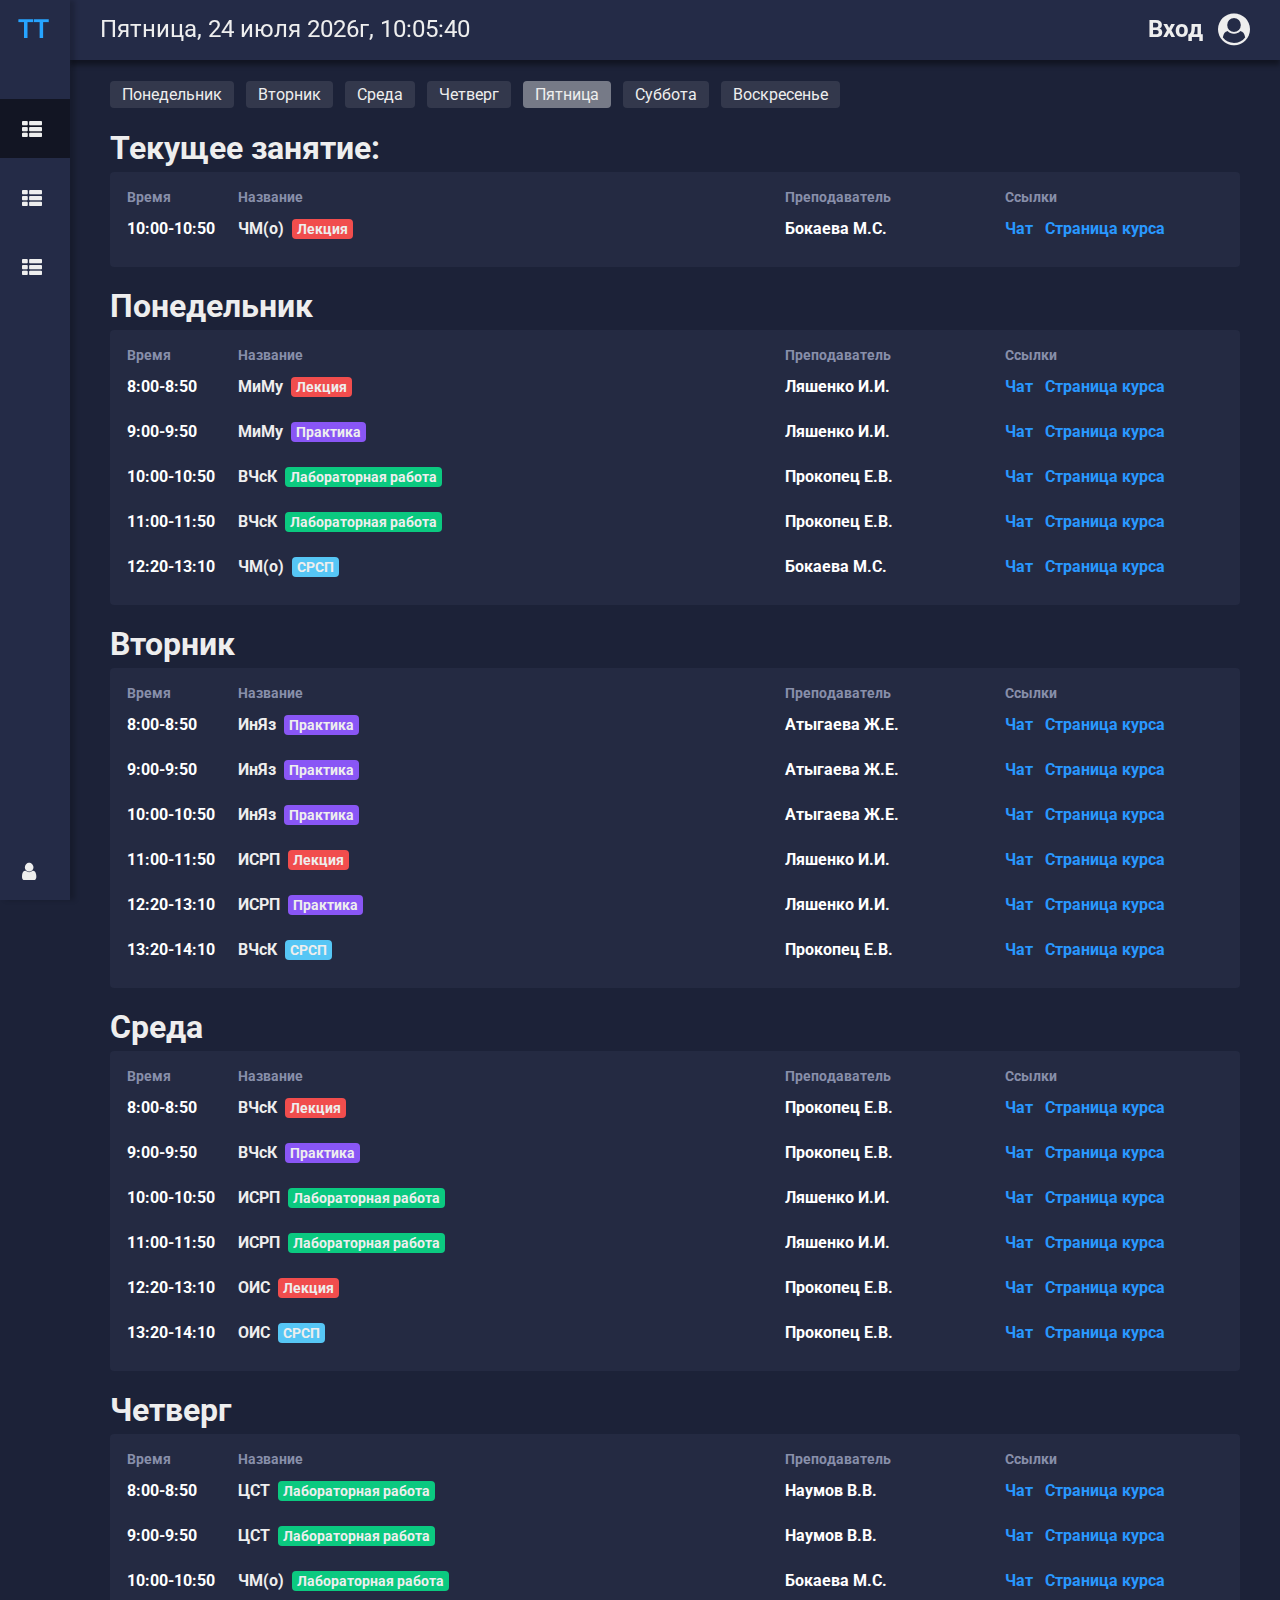
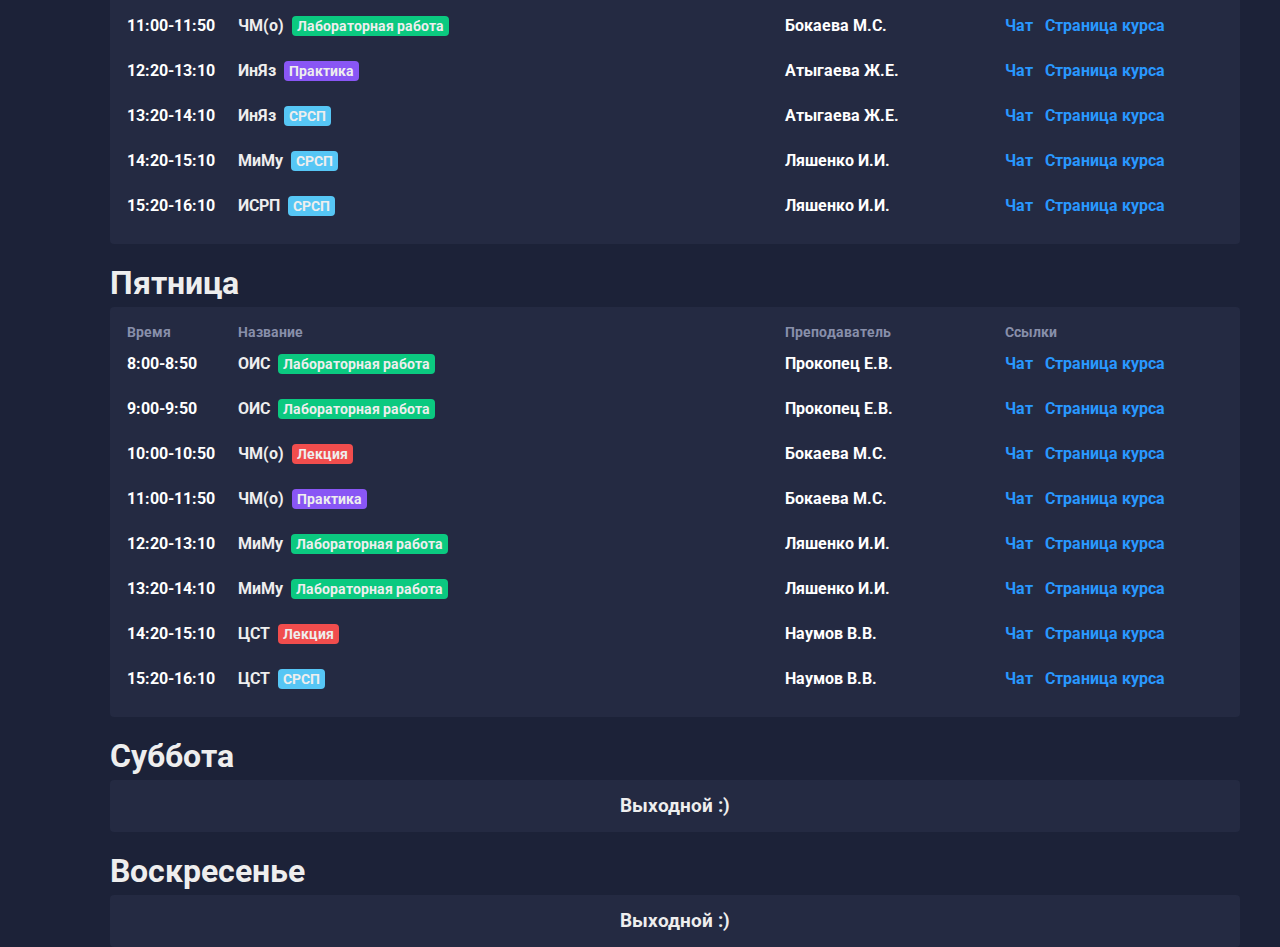
<file: index.html>
<!DOCTYPE html>
<html lang="en">
<head>
    <meta charset="UTF-8">
    <meta name="viewport" content="width=device-width, initial-scale=1.0">
    <title>ВТиПО - Расписание занятий</title>
    <link rel="stylesheet" href="main.css">
    <link rel="stylesheet" href="css/font-awesome.min.css">
    <link rel="shortcut icon" href="favicon.ico">
</head>
<body>
    <div class="container">
        <div class="sidebar">
            <a id="logo-mob" href="/"><img src="ttsm.png" alt=""></a>
            <a id="logo" href="/"><img src="tt.png" alt=""></a>
            <ul class="middle-ul">
                <li><a href="/index.html" title="ВТиПО" class="activepage"><i class="fa fa-th-list"></i><span class="disable-text">ВТиПО</span></a></li>
                <li><a href="/inu.html" title="ИнУ"><i class="fa fa-th-list"></i><span class="disable-text">ИнУ</span></a></li>
                <li><a href="/is.html" title="ИС"><i class="fa fa-th-list"></i><span class="disable-text">ИС</span></a></li>
            </ul>
            <ul class="bottom-ul">
                <li class="fleety"><a href="https://t.me/fleetyfox"><i class="fa fa-user"></i><span class="disable-text">by FleetyFox</span></a></li>
            </ul>
        </div>
        <div class="main-content">
            <div class="navbar">
                <ul class="navbar-ul">
                    <li><a href="/"><img src="ttsm.png" alt=""></a></li>
                    <li><a href="/index.html" class="activepage">ВТиПО</a></li>
                    <li><a href="/inu.html">ИнУ</a></li>
                    <li><a href="/is.html">ИС</a></li>
                </ul>
                <ul class="navbar-ul-left">
                    <li id="time"></li>
                </ul>
                <ul class="navbar-ul-right">
                    <li><a href="https://cdo.ineu.kz/login/index.php">Вход</a></li>
                    <li id="profile"><i class="fa fa-user-circle fa-lg"></i></li>
                </ul>
            </div>
                <div class="main-c">
                    <div class="wrap">
                        <ul class="dn">
                            <li><a id="day1js" href="#day1">Понедельник</a></li>
                            <li><a id="day2js" href="#day2">Вторник</a></li>
                            <li><a id="day3js" href="#day3">Среда</a></li>
                            <li><a id="day4js" href="#day4">Четверг</a></li>
                            <li><a id="day5js" href="#day5">Пятница</a></li>
                            <li><a id="day6js" href="#day6">Суббота</a></li>
                            <li><a id="day7js" href="#day7">Воскресенье</a></li>
                        </ul>
                    </div>
                    <div class="wrap">
                        <h1 id="tz">Текущее занятие:</h1>
                        <div class="wrap-content">
                            <table>
                                <thead>
                                    <th>Время</th>
                                    <th>Название</th>
                                    <th>Преподаватель</th>
                                    <th>Ссылки</th>
                                </thead>
                                <tr id="crr">
                                    <td id="current-time"></td>
                                    <td id="current-name"></td>
                                    <td id="current-prep"></td>
                                    <td id="current-links"></td>
                                </tr>
                            </table>
                            <span id="zoom"></span>
                        </div>
                    </div>
                    <div id="day1" class="wrap">
                        <h1>Понедельник</h1>
                        <div class="wrap-content">
                            <table>
                                <thead>
                                    <th>Время</th>
                                    <th>Название</th>
                                    <th>Преподаватель</th>
                                    <th>Ссылки</th>
                                </thead>
                                <tr class="trow">
                                    <td>8:00-8:50</td>
                                    <td><span class="desktop-name">Модели и методы управления</span><span class="mobile-name">МиМу</span><span class="type lection">Лекция</span></td>
                                    <td>Ляшенко И.И.</td>
                                    <td>
                                        <a href="" onClick="window.open('https://cdo.ineu.kz/mod/chat/gui_ajax/index.php?id=1114', 'Chat', 'Width=800, Height=600')">Чат</a>
                                        <a href="https://cdo.ineu.kz/course/view.php?id=1144">Страница курса</a>
                                    </td>
                                </tr>
                                <tr class="trow">
                                    <td>9:00-9:50</td>
                                    <td><span class="desktop-name">Модели и методы управления</span><span class="mobile-name">МиМу</span><span class="type practice">Практика</span></td>
                                    <td>Ляшенко И.И.</td>
                                    <td>
                                        <a href="" onClick="window.open('https://cdo.ineu.kz/mod/chat/gui_ajax/index.php?id=1114', 'Chat', 'Width=800, Height=600')">Чат</a>
                                        <a href="https://cdo.ineu.kz/course/view.php?id=1144">Страница курса</a>
                                    </td>
                                </tr>
                                <tr class="trow">
                                    <td>10:00-10:50</td>
                                    <td><span class="desktop-name">Взаимодействие человека с компьютером</span><span class="mobile-name">ВЧсК</span><span class="type lab">Лабораторная работа</span></td>
                                    <td>Прокопец Е.В.</td>
                                    <td>
                                        <a href="" onClick="window.open('https://cdo.ineu.kz/mod/chat/gui_ajax/index.php?id=5574', 'Chat', 'Width=800, Height=600')">Чат</a>
                                        <a href="https://cdo.ineu.kz/course/view.php?id=5553">Страница курса</a>
                                    </td>
                                </tr>
                                <tr class="trow">
                                    <td>11:00-11:50</td>
                                    <td><span class="desktop-name">Взаимодействие человека с компьютером</span><span class="mobile-name">ВЧсК</span><span class="type lab">Лабораторная работа</span></td>
                                    <td>Прокопец Е.В.</td>
                                    <td>
                                        <a href="" onClick="window.open('https://cdo.ineu.kz/mod/chat/gui_ajax/index.php?id=5574', 'Chat', 'Width=800, Height=600')">Чат</a>
                                        <a href="https://cdo.ineu.kz/course/view.php?id=5553">Страница курса</a>
                                    </td>
                                </tr>
                                <tr class="trow">
                                    <td>12:20-13:10</td>
                                    <td><span class="desktop-name">Численные методы</span><span class="mobile-name">ЧМ(о)</span><span class="type srsp">СРСП</span></td>
                                    <td>Бокаева М.С.</td>
                                    <td>
                                        <a href="" onClick="window.open('https://cdo.ineu.kz/mod/chat/gui_ajax/index.php?id=1602', 'Chat', 'Width=800, Height=600')">Чат</a>
                                        <a href="https://cdo.ineu.kz/course/view.php?id=1621">Страница курса</a>
                                    </td>
                                </tr>
                            </table>
                        </div>
                    </div>
                    <div id="day2" class="wrap">
                        <h1>Вторник</h1>
                        <div class="wrap-content">
                            <table>
                                <thead>
                                    <th>Время</th>
                                    <th>Название</th>
                                    <th>Преподаватель</th>
                                    <th>Ссылки</th>
                                </thead>
                                <tr class="trow">
                                    <td>8:00-8:50</td>
                                    <td><span class="desktop-name">Иностранный язык(В1)</span><span class="mobile-name">ИнЯз</span><span class="type practice">Практика</span></td>
                                    <td>Атыгаева Ж.Е.</td>
                                    <td>
                                        <a href="" onClick="window.open('https://cdo.ineu.kz/mod/chat/gui_ajax/index.php?id=7475', 'Chat', 'Width=800, Height=600')">Чат</a>
                                        <a href="https://cdo.ineu.kz/course/view.php?id=7358">Страница курса</a>
                                    </td>
                                </tr>
                                <tr class="trow">
                                    <td>9:00-9:50</td>
                                    <td><span class="desktop-name">Иностранный язык(В1)</span><span class="mobile-name">ИнЯз</span><span class="type practice">Практика</span></td>
                                    <td>Атыгаева Ж.Е.</td>
                                    <td>
                                        <a href="" onClick="window.open('https://cdo.ineu.kz/mod/chat/gui_ajax/index.php?id=7475', 'Chat', 'Width=800, Height=600')">Чат</a>
                                        <a href="https://cdo.ineu.kz/course/view.php?id=7358">Страница курса</a>
                                    </td>
                                </tr>
                                <tr class="trow">
                                    <td>10:00-10:50</td>
                                    <td><span class="desktop-name">Иностранный язык(В1)</span><span class="mobile-name">ИнЯз</span><span class="type practice">Практика</span></td>
                                    <td>Атыгаева Ж.Е.</td>
                                    <td>
                                        <a href="" onClick="window.open('https://cdo.ineu.kz/mod/chat/gui_ajax/index.php?id=7475', 'Chat', 'Width=800, Height=600')">Чат</a>
                                        <a href="https://cdo.ineu.kz/course/view.php?id=7358">Страница курса</a>
                                    </td>
                                </tr>
                                <tr class="trow">
                                    <td>11:00-11:50</td>
                                    <td><span class="desktop-name">Инструментальные средства разработки программ</span><span class="mobile-name">ИСРП</span><span class="type lection">Лекция</span></td>
                                    <td>Ляшенко И.И.</td>
                                    <td>
                                        <a href="" onClick="window.open('https://cdo.ineu.kz/mod/chat/gui_ajax/index.php?id=2059', 'Chat', 'Width=800, Height=600')">Чат</a>
                                        <a href="https://cdo.ineu.kz/course/view.php?id=2062">Страница курса</a>
                                    </td>
                                </tr>
                                <tr class="trow">
                                    <td>12:20-13:10</td>
                                    <td><span class="desktop-name">Инструментальные средства разработки программ</span><span class="mobile-name">ИСРП</span><span class="type practice">Практика</span></td>
                                    <td>Ляшенко И.И.</td>
                                    <td>
                                        <a href="" onClick="window.open('https://cdo.ineu.kz/mod/chat/gui_ajax/index.php?id=2059', 'Chat', 'Width=800, Height=600')">Чат</a>
                                        <a href="https://cdo.ineu.kz/course/view.php?id=2062">Страница курса</a>
                                    </td>
                                </tr>
                                <tr class="trow">
                                    <td>13:20-14:10</td>
                                    <td><span class="desktop-name">Взаимодействие человека с компьютером</span><span class="mobile-name">ВЧсК</span><span class="type srsp">СРСП</span></td>
                                    <td>Прокопец Е.В.</td>
                                    <td>
                                        <a href="" onClick="window.open('https://cdo.ineu.kz/mod/chat/gui_ajax/index.php?id=5574', 'Chat', 'Width=800, Height=600')">Чат</a>
                                        <a href="https://cdo.ineu.kz/course/view.php?id=5553">Страница курса</a>
                                    </td>
                                </tr>
                            </table>
                        </div>
                    </div>
                    <div id="day3" class="wrap">
                        <h1>Среда</h1>
                        <div class="wrap-content">
                            <table>
                                <thead>
                                    <th>Время</th>
                                    <th>Название</th>
                                    <th>Преподаватель</th>
                                    <th>Ссылки</th>
                                </thead>
                                <tr class="trow">
                                    <td>8:00-8:50</td>
                                    <td><span class="desktop-name">Взаимодействие человека с компьютером</span><span class="mobile-name">ВЧсК</span><span class="type lection">Лекция</span></td>
                                    <td>Прокопец Е.В.</td>
                                    <td>
                                        <a href="" onClick="window.open('https://cdo.ineu.kz/mod/chat/gui_ajax/index.php?id=5574', 'Chat', 'Width=800, Height=600')">Чат</a>
                                        <a href="https://cdo.ineu.kz/course/view.php?id=5553">Страница курса</a>
                                    </td>
                                </tr>
                                <tr class="trow">
                                    <td>9:00-9:50</td>
                                    <td><span class="desktop-name">Взаимодействие человека с компьютером</span><span class="mobile-name">ВЧсК</span><span class="type practice">Практика</span></td>
                                    <td>Прокопец Е.В.</td>
                                    <td>
                                        <a href="" onClick="window.open('https://cdo.ineu.kz/mod/chat/gui_ajax/index.php?id=5574', 'Chat', 'Width=800, Height=600')">Чат</a>
                                        <a href="https://cdo.ineu.kz/course/view.php?id=5553">Страница курса</a>
                                    </td>
                                </tr>
                                <tr class="trow">
                                    <td>10:00-10:50</td>
                                    <td><span class="desktop-name">Инструментальные средства разработки программ</span><span class="mobile-name">ИСРП</span><span class="type lab">Лабораторная работа</span></td>
                                    <td>Ляшенко И.И.</td>
                                    <td>
                                        <a href="" onClick="window.open('https://cdo.ineu.kz/mod/chat/gui_ajax/index.php?id=2059', 'Chat', 'Width=800, Height=600')">Чат</a>
                                        <a href="https://cdo.ineu.kz/course/view.php?id=2062">Страница курса</a>
                                    </td>
                                </tr>
                                <tr class="trow">
                                    <td>11:00-11:50</td>
                                    <td><span class="desktop-name">Инструментальные средства разработки программ</span><span class="mobile-name">ИСРП</span><span class="type lab">Лабораторная работа</span></td>
                                    <td>Ляшенко И.И.</td>
                                    <td>
                                        <a href="" onClick="window.open('https://cdo.ineu.kz/mod/chat/gui_ajax/index.php?id=2059', 'Chat', 'Width=800, Height=600')">Чат</a>
                                        <a href="https://cdo.ineu.kz/course/view.php?id=2062">Страница курса</a>
                                    </td>
                                </tr>
                                <tr class="trow">
                                    <td>12:20-13:10</td>
                                    <td><span class="desktop-name">Основы информационных систем</span><span class="mobile-name">ОИС</span><span class="type lection">Лекция</span></td>
                                    <td>Прокопец Е.В.</td>
                                    <td>
                                        <a href="" onClick="window.open('https://cdo.ineu.kz/mod/chat/gui_ajax/index.php?id=1102', 'Chat', 'Width=800, Height=600')">Чат</a>
                                        <a href="https://cdo.ineu.kz/course/view.php?id=1132">Страница курса</a>
                                    </td>
                                </tr>
                                <tr class="trow">
                                    <td>13:20-14:10</td>
                                    <td><span class="desktop-name">Основы информационных систем</span><span class="mobile-name">ОИС</span><span class="type srsp">СРСП</span></td>
                                    <td>Прокопец Е.В.</td>
                                    <td>
                                        <a href="" onClick="window.open('https://cdo.ineu.kz/mod/chat/gui_ajax/index.php?id=1102', 'Chat', 'Width=800, Height=600')">Чат</a>
                                        <a href="https://cdo.ineu.kz/course/view.php?id=1132">Страница курса</a>
                                    </td>
                                </tr>
                            </table>
                        </div>
                    </div>
                    <div id="day4" class="wrap">
                        <h1>Четверг</h1>
                        <div class="wrap-content">
                            <table>
                                <thead>
                                    <th>Время</th>
                                    <th>Название</th>
                                    <th>Преподаватель</th>
                                    <th>Ссылки</th>
                                </thead>
                                <tr class="trow">
                                    <td>8:00-8:50</td>
                                    <td><span class="desktop-name">Цифровая схемотехника</span><span class="mobile-name">ЦСТ</span><span class="type lab">Лабораторная работа</span></td>
                                    <td>Наумов В.В.</td>
                                    <td>
                                        <a href="" onClick="window.open('https://cdo.ineu.kz/mod/chat/gui_ajax/index.php?id=5173', 'Chat', 'Width=800, Height=600')">Чат</a>
                                        <a href="https://cdo.ineu.kz/course/view.php?id=5142">Страница курса</a>
                                    </td>
                                </tr>
                                <tr class="trow">
                                    <td>9:00-9:50</td>
                                    <td><span class="desktop-name">Цифровая схемотехника</span><span class="mobile-name">ЦСТ</span><span class="type lab">Лабораторная работа</span></td>
                                    <td>Наумов В.В.</td>
                                    <td>
                                        <a href="" onClick="window.open('https://cdo.ineu.kz/mod/chat/gui_ajax/index.php?id=5173', 'Chat', 'Width=800, Height=600')">Чат</a>
                                        <a href="https://cdo.ineu.kz/course/view.php?id=5142">Страница курса</a>
                                    </td>
                                </tr>
                                <tr class="trow">
                                    <td>10:00-10:50</td>
                                    <td><span class="desktop-name">Численные методы</span><span class="mobile-name">ЧМ(о)</span><span class="type lab">Лабораторная работа</span></td>
                                    <td>Бокаева М.С.</td>
                                    <td>
                                        <a href="" onClick="window.open('https://cdo.ineu.kz/mod/chat/gui_ajax/index.php?id=1602', 'Chat', 'Width=800, Height=600')">Чат</a>
                                        <a href="https://cdo.ineu.kz/course/view.php?id=1621">Страница курса</a>
                                    </td>
                                </tr>
                                <tr class="trow">
                                    <td>11:00-11:50</td>
                                    <td><span class="desktop-name">Численные методы</span><span class="mobile-name">ЧМ(о)</span><span class="type lab">Лабораторная работа</span></td>
                                    <td>Бокаева М.С.</td>
                                    <td>
                                        <a href="" onClick="window.open('https://cdo.ineu.kz/mod/chat/gui_ajax/index.php?id=1602', 'Chat', 'Width=800, Height=600')">Чат</a>
                                        <a href="https://cdo.ineu.kz/course/view.php?id=1621">Страница курса</a>
                                    </td>
                                </tr>
                                <tr class="trow">
                                    <td>12:20-13:10</td>
                                    <td><span class="desktop-name">Иностранный язык(В1)</span><span class="mobile-name">ИнЯз</span><span class="type practice">Практика</span></td>
                                    <td>Атыгаева Ж.Е.</td>
                                    <td>
                                        <a href="" onClick="window.open('https://cdo.ineu.kz/mod/chat/gui_ajax/index.php?id=7475', 'Chat', 'Width=800, Height=600')">Чат</a>
                                        <a href="https://cdo.ineu.kz/course/view.php?id=7358">Страница курса</a>
                                    </td>
                                </tr>
                                <tr class="trow">
                                    <td>13:20-14:10</td>
                                    <td><span class="desktop-name">Иностранный язык(В1)</span><span class="mobile-name">ИнЯз</span><span class="type srsp">СРСП</span></td>
                                    <td>Атыгаева Ж.Е.</td>
                                    <td>
                                        <a href="" onClick="window.open('https://cdo.ineu.kz/mod/chat/gui_ajax/index.php?id=7475', 'Chat', 'Width=800, Height=600')">Чат</a>
                                        <a href="https://cdo.ineu.kz/course/view.php?id=7358">Страница курса</a>
                                    </td>
                                </tr>
                                <tr class="trow">
                                    <td>14:20-15:10</td>
                                    <td><span class="desktop-name">Модели и методы управления</span><span class="mobile-name">МиМу</span><span class="type srsp">СРСП</span></td>
                                    <td>Ляшенко И.И.</td>
                                    <td>
                                        <a href="" onClick="window.open('https://cdo.ineu.kz/mod/chat/gui_ajax/index.php?id=1114', 'Chat', 'Width=800, Height=600')">Чат</a>
                                        <a href="https://cdo.ineu.kz/course/view.php?id=1144">Страница курса</a>
                                    </td>
                                </tr>
                                <tr class="trow">
                                    <td>15:20-16:10</td>
                                    <td><span class="desktop-name">Инструментальные средства разработки программ</span><span class="mobile-name">ИСРП</span><span class="type srsp">СРСП</span></td>
                                    <td>Ляшенко И.И.</td>
                                    <td>
                                        <a href="" onClick="window.open('https://cdo.ineu.kz/mod/chat/gui_ajax/index.php?id=2059', 'Chat', 'Width=800, Height=600')">Чат</a>
                                        <a href="https://cdo.ineu.kz/course/view.php?id=2062">Страница курса</a>
                                    </td>
                                </tr>
                            </table>
                        </div>
                    </div>
                    <div id="day5" class="wrap">
                        <h1>Пятница</h1>
                        <div class="wrap-content">
                            <table>
                                <thead>
                                    <th>Время</th>
                                    <th>Название</th>
                                    <th>Преподаватель</th>
                                    <th>Ссылки</th>
                                </thead>
                                <tr class="trow">
                                    <td>8:00-8:50</td>
                                    <td><span class="desktop-name">Основы информационных систем</span><span class="mobile-name">ОИС</span><span class="type lab">Лабораторная работа</span></td>
                                    <td>Прокопец Е.В.</td>
                                    <td>
                                        <a href="" onClick="window.open('https://cdo.ineu.kz/mod/chat/gui_ajax/index.php?id=1102', 'Chat', 'Width=800, Height=600')">Чат</a>
                                        <a href="https://cdo.ineu.kz/course/view.php?id=1132">Страница курса</a>
                                    </td>
                                </tr>
                                <tr class="trow">
                                    <td>9:00-9:50</td>
                                    <td><span class="desktop-name">Основы информационных систем</span><span class="mobile-name">ОИС</span><span class="type lab">Лабораторная работа</span></td>
                                    <td>Прокопец Е.В.</td>
                                    <td>
                                        <a href="" onClick="window.open('https://cdo.ineu.kz/mod/chat/gui_ajax/index.php?id=1102', 'Chat', 'Width=800, Height=600')">Чат</a>
                                        <a href="https://cdo.ineu.kz/course/view.php?id=1132">Страница курса</a>
                                    </td>
                                </tr>
                                <tr class="trow">
                                    <td>10:00-10:50</td>
                                    <td><span class="desktop-name">Численные методы</span><span class="mobile-name">ЧМ(о)</span><span class="type lection">Лекция</span></td>
                                    <td>Бокаева М.С.</td>
                                    <td>
                                        <a href="" onClick="window.open('https://cdo.ineu.kz/mod/chat/gui_ajax/index.php?id=1602', 'Chat', 'Width=800, Height=600')">Чат</a>
                                        <a href="https://cdo.ineu.kz/course/view.php?id=1621">Страница курса</a>
                                    </td>
                                </tr>
                                <tr class="trow">
                                    <td>11:00-11:50</td>
                                    <td><span class="desktop-name">Численные методы</span><span class="mobile-name">ЧМ(о)</span><span class="type practice">Практика</span></td>
                                    <td>Бокаева М.С.</td>
                                    <td>
                                        <a href="" onClick="window.open('https://cdo.ineu.kz/mod/chat/gui_ajax/index.php?id=1602', 'Chat', 'Width=800, Height=600')">Чат</a>
                                        <a href="https://cdo.ineu.kz/course/view.php?id=1621">Страница курса</a>
                                    </td>
                                </tr>
                                <tr class="trow">
                                    <td>12:20-13:10</td>
                                    <td><span class="desktop-name">Модели и методы управления</span><span class="mobile-name">МиМу</span><span class="type lab">Лабораторная работа</span></td>
                                    <td>Ляшенко И.И.</td>
                                    <td>
                                        <a href="" onClick="window.open('https://cdo.ineu.kz/mod/chat/gui_ajax/index.php?id=1114', 'Chat', 'Width=800, Height=600')">Чат</a>
                                        <a href="https://cdo.ineu.kz/course/view.php?id=1144">Страница курса</a>
                                    </td>
                                </tr>
                                <tr class="trow">
                                    <td>13:20-14:10</td>
                                    <td><span class="desktop-name">Модели и методы управления</span><span class="mobile-name">МиМу</span><span class="type lab">Лабораторная работа</span></td>
                                    <td>Ляшенко И.И.</td>
                                    <td>
                                        <a href="" onClick="window.open('https://cdo.ineu.kz/mod/chat/gui_ajax/index.php?id=1114', 'Chat', 'Width=800, Height=600')">Чат</a>
                                        <a href="https://cdo.ineu.kz/course/view.php?id=1144">Страница курса</a>
                                    </td>
                                </tr>
                                <tr class="trow">
                                    <td>14:20-15:10</td>
                                    <td><span class="desktop-name">Цифровая схемотехника</span><span class="mobile-name">ЦСТ</span><span class="type lection">Лекция</span></td>
                                    <td>Наумов В.В.</td>
                                    <td>
                                        <a href="" onClick="window.open('https://cdo.ineu.kz/mod/chat/gui_ajax/index.php?id=5173', 'Chat', 'Width=800, Height=600')">Чат</a>
                                        <a href="https://cdo.ineu.kz/course/view.php?id=5142">Страница курса</a>
                                    </td>
                                </tr>
                                <tr class="trow">
                                    <td>15:20-16:10</td>
                                    <td><span class="desktop-name">Цифровая схемотехника</span><span class="mobile-name">ЦСТ</span><span class="type srsp">СРСП</span></td>
                                    <td>Наумов В.В.</td>
                                    <td>
                                        <a href="" onClick="window.open('https://cdo.ineu.kz/mod/chat/gui_ajax/index.php?id=5173', 'Chat', 'Width=800, Height=600')">Чат</a>
                                        <a href="https://cdo.ineu.kz/course/view.php?id=5142">Страница курса</a>
                                    </td>
                                </tr>
                            </table>
                        </div>
                    </div>
                    <div id="day6" class="wrap">
                        <h1>Суббота</h1>
                        <div class="wrap-content">
                            <h3>Выходной :)</h3>
                        </div>
                    </div>
                    <div id="day7" class="wrap">
                        <h1>Воскресенье</h1>
                        <div class="wrap-content">
                            <h3>Выходной :)</h3>
                        </div>
                    </div>
                </div>
            </div>
        </div>
    </div>
     <script src="main_script.js"></script>
</body>
</html>
</file>
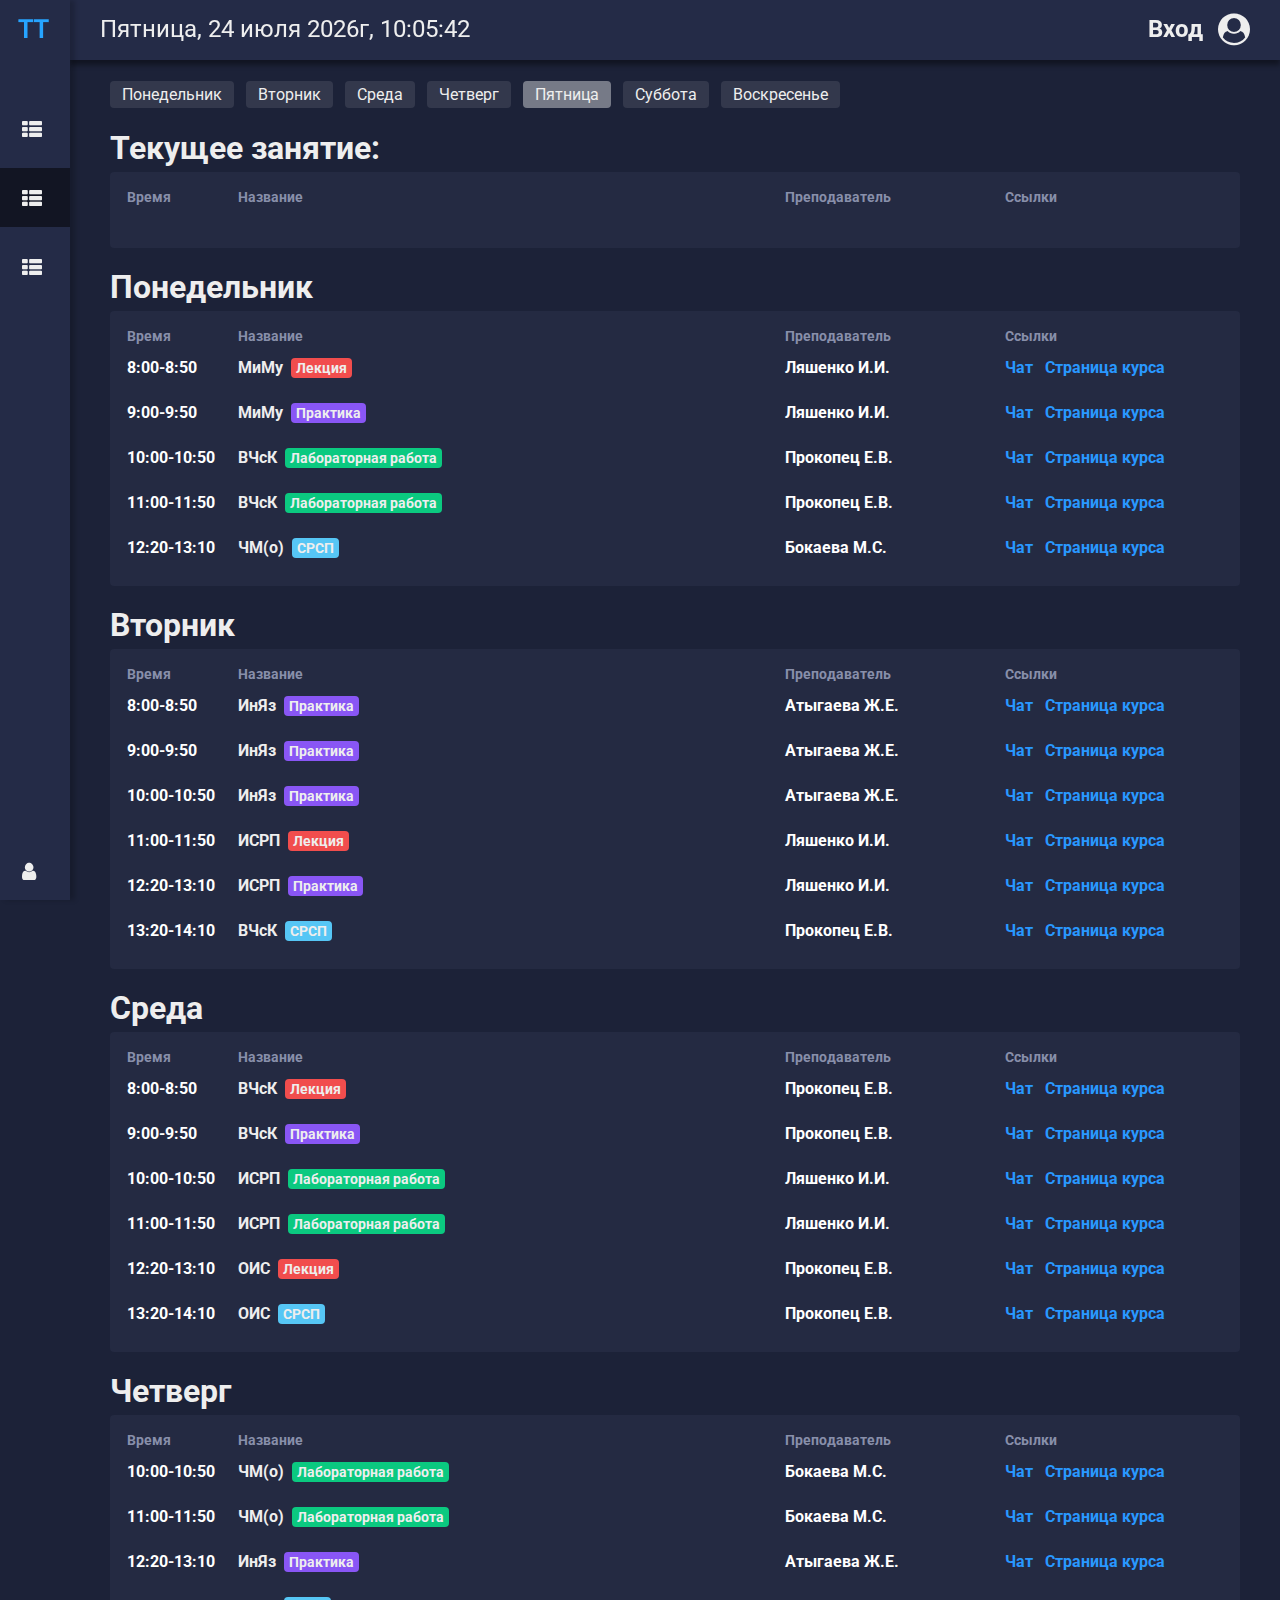
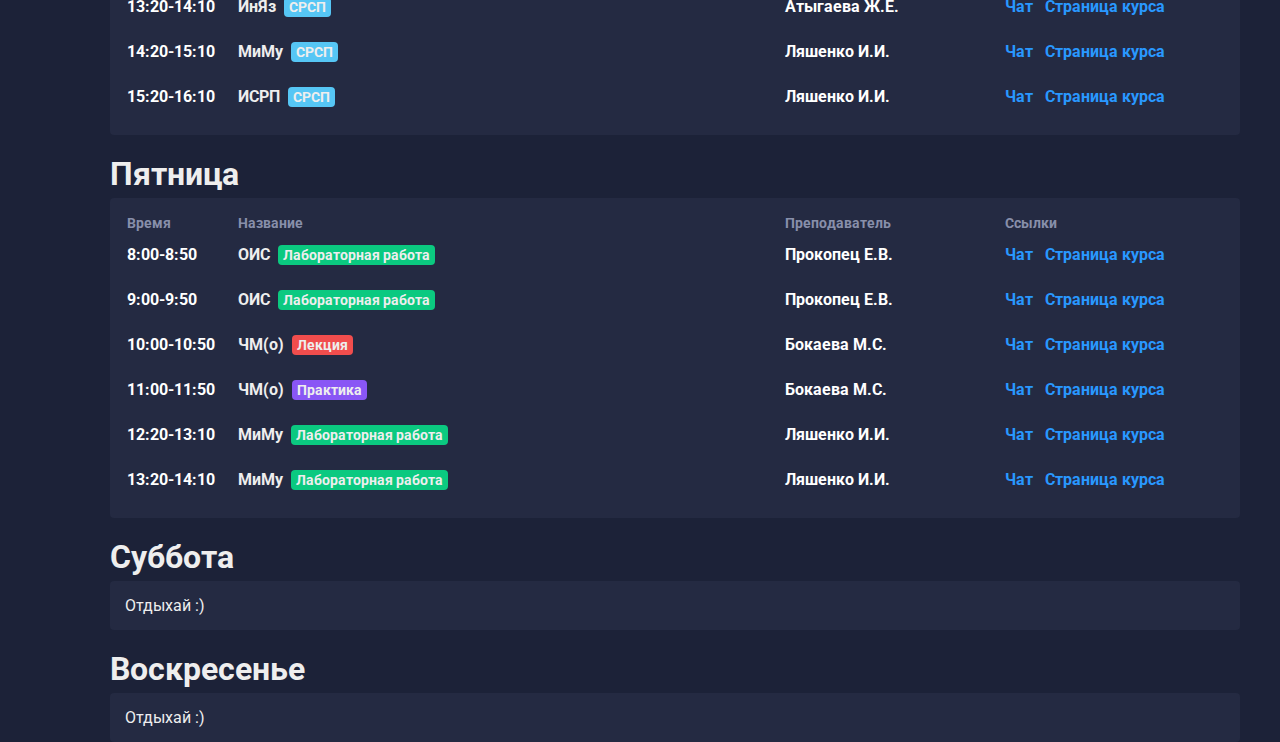
<file: inu.html>
<!DOCTYPE html>
<html lang="en">
<head>
    <meta charset="UTF-8">
    <meta name="viewport" content="width=device-width, initial-scale=1.0">
    <title>ИнУ - Расписание занятий</title>
    <link rel="stylesheet" href="main.css">
    <link rel="stylesheet" href="css/font-awesome.min.css">
    <link rel="shortcut icon" href="favicon.ico">

</head>
<body>
    <div class="container">
        <div class="sidebar">
            <a id="logo-mob" href="/"><img src="ttsm.png" alt=""></a>
            <a id="logo" href="/"><img src="tt.png" alt=""></a>
            <ul class="middle-ul">
                <li><a href="/index.html" title="ВТиПО" ><i class="fa fa-th-list"></i><span class="disable-text">ВТиПО</span></a></li>
                <li><a href="/inu.html" title="ИнУ" class="activepage"><i class="fa fa-th-list"></i><span class="disable-text">ИнУ</span></a></li>
                <li><a href="/is.html" title="ИС"><i class="fa fa-th-list"></i><span class="disable-text">ИС</span></a></li>
            </ul>
            <ul class="bottom-ul">
                <li class="fleety"><a href="https://t.me/fleetyfox"><i class="fa fa-user"></i><span class="disable-text">by FleetyFox</span></a></li>
            </ul>
        </div>
        <div class="main-content">
            <div class="navbar">
                <ul class="navbar-ul">
                    <li><a href="/"><img src="ttsm.png" alt=""></a></li>
                    <li><a href="/index.html" >ВТиПО</a></li>
                    <li><a href="/inu.html" class="activepage">ИнУ</a></li>
                    <li><a href="/is.html">ИС</a></li>
                </ul>
                <ul class="navbar-ul-left">
                    <li id="time"></li>
                </ul>               
                <ul class="navbar-ul-right">
                    <li id="time"></li>                    
                    <li><a href="https://cdo.ineu.kz/login/index.php">Вход</a></li>
                    <li id="profile"><i class="fa fa-user-circle fa-lg"></i></li>
                </ul>
            </div>
                <div class="main-c">
                    <div class="wrap">
                        <ul class="dn">
                            <li><a id="day1js" href="#day1">Понедельник</a></li>
                            <li><a id="day2js" href="#day2">Вторник</a></li>
                            <li><a id="day3js" href="#day3">Среда</a></li>
                            <li><a id="day4js" href="#day4">Четверг</a></li>
                            <li><a id="day5js" href="#day5">Пятница</a></li>
                            <li><a id="day6js" href="#day6">Суббота</a></li>
                            <li><a id="day7js" href="#day7">Воскресенье</a></li>
                        </ul>
                    </div>
                    <div class="wrap">
                        <h1>Текущее занятие:</h1>
                        <div class="wrap-content">
                            <table>
                                <thead>
                                    <th>Время</th>
                                    <th>Название</th>
                                    <th>Преподаватель</th>
                                    <th>Ссылки</th>
                                </thead>
                                <tr>
                                    <td id="current-time"></td>
                                    <td id="current-name"></td>
                                    <td id="current-prep"></td>
                                    <td id="current-links"></td>
                                </tr>
                            </table>
                            <span id="zoom"></span>
                        </div>
                    </div>
                    <div id="day1" class="wrap">
                        <h1>Понедельник</h1>
                        <div class="wrap-content">
                            <table>
                                <thead>
                                    <th>Время</th>
                                    <th>Название</th>
                                    <th>Преподаватель</th>
                                    <th>Ссылки</th>
                                </thead>
                                <tr >
                                    <td>8:00-8:50</td>
                                    <td><span class="desktop-name">Модели и методы управления</span><span class="mobile-name">МиМу</span><span class="type lection">Лекция</span></td>
                                    <td>Ляшенко И.И.</td>
                                    <td>
                                        <a href="" onClick="window.open('https://cdo.ineu.kz/mod/chat/gui_ajax/index.php?id=1114', 'Chat', 'Width=800, Height=600')">Чат</a>
                                        <a href="https://cdo.ineu.kz/course/view.php?id=1144">Страница курса</a>
                                    </td>
                                </tr>
                                <tr>
                                    <td>9:00-9:50</td>
                                    <td><span class="desktop-name">Модели и методы управления</span><span class="mobile-name">МиМу</span><span class="type practice">Практика</span></td>
                                    <td>Ляшенко И.И.</td>
                                    <td>
                                        <a href="" onClick="window.open('https://cdo.ineu.kz/mod/chat/gui_ajax/index.php?id=1114', 'Chat', 'Width=800, Height=600')">Чат</a>
                                        <a href="https://cdo.ineu.kz/course/view.php?id=1144">Страница курса</a>
                                    </td>
                                </tr>
                                <tr>
                                    <td>10:00-10:50</td>
                                    <td><span class="desktop-name">Взаимодействие человека с компьютером</span><span class="mobile-name">ВЧсК</span><span class="type lab">Лабораторная работа</span></td>
                                    <td>Прокопец Е.В.</td>
                                    <td>
                                        <a href="" onClick="window.open('https://cdo.ineu.kz/mod/chat/gui_ajax/index.php?id=5574', 'Chat', 'Width=800, Height=600')">Чат</a>
                                        <a href="https://cdo.ineu.kz/course/view.php?id=5553">Страница курса</a>
                                    </td>
                                </tr>
                                <tr>
                                    <td>11:00-11:50</td>
                                    <td><span class="desktop-name">Взаимодействие человека с компьютером</span><span class="mobile-name">ВЧсК</span><span class="type lab">Лабораторная работа</span></td>
                                    <td>Прокопец Е.В.</td>
                                    <td>
                                        <a href="" onClick="window.open('https://cdo.ineu.kz/mod/chat/gui_ajax/index.php?id=5574', 'Chat', 'Width=800, Height=600')">Чат</a>
                                        <a href="https://cdo.ineu.kz/course/view.php?id=5553">Страница курса</a>
                                    </td>
                                </tr>
                                <tr>
                                    <td>12:20-13:10</td>
                                    <td><span class="desktop-name">Численные методы</span><span class="mobile-name">ЧМ(о)</span><span class="type srsp">СРСП</span></td>
                                    <td>Бокаева М.С.</td>
                                    <td>
                                        <a href="" onClick="window.open('https://cdo.ineu.kz/mod/chat/gui_ajax/index.php?id=1602', 'Chat', 'Width=800, Height=600')">Чат</a>
                                        <a href="https://cdo.ineu.kz/course/view.php?id=1621">Страница курса</a>
                                    </td>
                                </tr>
                            </table>
                        </div>
                    </div>
                    <div id="day2" class="wrap">
                        <h1>Вторник</h1>
                        <div class="wrap-content">
                            <table>
                                <thead>
                                    <th>Время</th>
                                    <th>Название</th>
                                    <th>Преподаватель</th>
                                    <th>Ссылки</th>
                                </thead>
                                <tr>
                                    <td>8:00-8:50</td>
                                    <td><span class="desktop-name">Иностранный язык(В1)</span><span class="mobile-name">ИнЯз</span><span class="type practice">Практика</span></td>
                                    <td>Атыгаева Ж.Е.</td>
                                    <td>
                                        <a href="" onClick="window.open('https://cdo.ineu.kz/mod/chat/gui_ajax/index.php?id=7475', 'Chat', 'Width=800, Height=600')">Чат</a>
                                        <a href="https://cdo.ineu.kz/course/view.php?id=7358">Страница курса</a>
                                    </td>
                                </tr>
                                <tr>
                                    <td>9:00-9:50</td>
                                    <td><span class="desktop-name">Иностранный язык(В1)</span><span class="mobile-name">ИнЯз</span><span class="type practice">Практика</span></td>
                                    <td>Атыгаева Ж.Е.</td>
                                    <td>
                                        <a href="" onClick="window.open('https://cdo.ineu.kz/mod/chat/gui_ajax/index.php?id=7475', 'Chat', 'Width=800, Height=600')">Чат</a>
                                        <a href="https://cdo.ineu.kz/course/view.php?id=7358">Страница курса</a>
                                    </td>
                                </tr>
                                <tr>
                                    <td>10:00-10:50</td>
                                    <td><span class="desktop-name">Иностранный язык(В1)</span><span class="mobile-name">ИнЯз</span><span class="type practice">Практика</span></td>
                                    <td>Атыгаева Ж.Е.</td>
                                    <td>
                                        <a href="" onClick="window.open('https://cdo.ineu.kz/mod/chat/gui_ajax/index.php?id=7475', 'Chat', 'Width=800, Height=600')">Чат</a>
                                        <a href="https://cdo.ineu.kz/course/view.php?id=7358">Страница курса</a>
                                    </td>
                                </tr>
                                <tr>
                                    <td>11:00-11:50</td>
                                    <td><span class="desktop-name">Инструментальные средства разработки программ</span><span class="mobile-name">ИСРП</span><span class="type lection">Лекция</span></td>
                                    <td>Ляшенко И.И.</td>
                                    <td>
                                        <a href="" onClick="window.open('https://cdo.ineu.kz/mod/chat/gui_ajax/index.php?id=2059', 'Chat', 'Width=800, Height=600')">Чат</a>
                                        <a href="https://cdo.ineu.kz/course/view.php?id=2062">Страница курса</a>
                                    </td>
                                </tr>
                                <tr>
                                    <td>12:20-13:10</td>
                                    <td><span class="desktop-name">Инструментальные средства разработки программ</span><span class="mobile-name">ИСРП</span><span class="type practice">Практика</span></td>
                                    <td>Ляшенко И.И.</td>
                                    <td>
                                        <a href="" onClick="window.open('https://cdo.ineu.kz/mod/chat/gui_ajax/index.php?id=2059', 'Chat', 'Width=800, Height=600')">Чат</a>
                                        <a href="https://cdo.ineu.kz/course/view.php?id=2062">Страница курса</a>
                                    </td>
                                </tr>
                                <tr>
                                    <td>13:20-14:10</td>
                                    <td><span class="desktop-name">Взаимодействие человека с компьютером</span><span class="mobile-name">ВЧсК</span><span class="type srsp">СРСП</span></td>
                                    <td>Прокопец Е.В.</td>
                                    <td>
                                        <a href="" onClick="window.open('https://cdo.ineu.kz/mod/chat/gui_ajax/index.php?id=5574', 'Chat', 'Width=800, Height=600')">Чат</a>
                                        <a href="https://cdo.ineu.kz/course/view.php?id=5553">Страница курса</a>
                                    </td>
                                </tr>
                            </table>
                        </div>
                    </div>
                    <div id="day3" class="wrap">
                        <h1>Среда</h1>
                        <div class="wrap-content">
                            <table>
                                <thead>
                                    <th>Время</th>
                                    <th>Название</th>
                                    <th>Преподаватель</th>
                                    <th>Ссылки</th>
                                </thead>
                                <tr>
                                    <td>8:00-8:50</td>
                                    <td><span class="desktop-name">Взаимодействие человека с компьютером</span><span class="mobile-name">ВЧсК</span><span class="type lection">Лекция</span></td>
                                    <td>Прокопец Е.В.</td>
                                    <td>
                                        <a href="" onClick="window.open('https://cdo.ineu.kz/mod/chat/gui_ajax/index.php?id=5574', 'Chat', 'Width=800, Height=600')">Чат</a>
                                        <a href="https://cdo.ineu.kz/course/view.php?id=5553">Страница курса</a>
                                    </td>
                                </tr>
                                <tr>
                                    <td>9:00-9:50</td>
                                    <td><span class="desktop-name">Взаимодействие человека с компьютером</span><span class="mobile-name">ВЧсК</span><span class="type practice">Практика</span></td>
                                    <td>Прокопец Е.В.</td>
                                    <td>
                                        <a href="" onClick="window.open('https://cdo.ineu.kz/mod/chat/gui_ajax/index.php?id=5574', 'Chat', 'Width=800, Height=600')">Чат</a>
                                        <a href="https://cdo.ineu.kz/course/view.php?id=5553">Страница курса</a>
                                    </td>
                                </tr>
                                <tr>
                                    <td>10:00-10:50</td>
                                    <td><span class="desktop-name">Инструментальные средства разработки программ</span><span class="mobile-name">ИСРП</span><span class="type lab">Лабораторная работа</span></td>
                                    <td>Ляшенко И.И.</td>
                                    <td>
                                        <a href="" onClick="window.open('https://cdo.ineu.kz/mod/chat/gui_ajax/index.php?id=2059', 'Chat', 'Width=800, Height=600')">Чат</a>
                                        <a href="https://cdo.ineu.kz/course/view.php?id=2062">Страница курса</a>
                                    </td>
                                </tr>
                                <tr>
                                    <td>11:00-11:50</td>
                                    <td><span class="desktop-name">Инструментальные средства разработки программ</span><span class="mobile-name">ИСРП</span><span class="type lab">Лабораторная работа</span></td>
                                    <td>Ляшенко И.И.</td>
                                    <td>
                                        <a href="" onClick="window.open('https://cdo.ineu.kz/mod/chat/gui_ajax/index.php?id=2059', 'Chat', 'Width=800, Height=600')">Чат</a>
                                        <a href="https://cdo.ineu.kz/course/view.php?id=2062">Страница курса</a>
                                    </td>
                                </tr>
                                <tr>
                                    <td>12:20-13:10</td>
                                    <td><span class="desktop-name">Основы информационных систем</span><span class="mobile-name">ОИС</span><span class="type lection">Лекция</span></td>
                                    <td>Прокопец Е.В.</td>
                                    <td>
                                        <a href="" onClick="window.open('https://cdo.ineu.kz/mod/chat/gui_ajax/index.php?id=1102', 'Chat', 'Width=800, Height=600')">Чат</a>
                                        <a href="https://cdo.ineu.kz/course/view.php?id=1132">Страница курса</a>
                                    </td>
                                </tr>
                                <tr>
                                    <td>13:20-14:10</td>
                                    <td><span class="desktop-name">Основы информационных систем</span><span class="mobile-name">ОИС</span><span class="type srsp">СРСП</span></td>
                                    <td>Прокопец Е.В.</td>
                                    <td>
                                        <a href="" onClick="window.open('https://cdo.ineu.kz/mod/chat/gui_ajax/index.php?id=1102', 'Chat', 'Width=800, Height=600')">Чат</a>
                                        <a href="https://cdo.ineu.kz/course/view.php?id=1132">Страница курса</a>
                                    </td>
                                </tr>
                            </table>
                        </div>
                    </div>
                    <div id="day4" class="wrap">
                        <h1>Четверг</h1>
                        <div class="wrap-content">
                            <table>
                                <thead>
                                    <th>Время</th>
                                    <th>Название</th>
                                    <th>Преподаватель</th>
                                    <th>Ссылки</th>
                                </thead>
                                <tr>
                                    <td>10:00-10:50</td>
                                    <td><span class="desktop-name">Численные методы</span><span class="mobile-name">ЧМ(о)</span><span class="type lab">Лабораторная работа</span></td>
                                    <td>Бокаева М.С.</td>
                                    <td>
                                        <a href="" onClick="window.open('https://cdo.ineu.kz/mod/chat/gui_ajax/index.php?id=1602', 'Chat', 'Width=800, Height=600')">Чат</a>
                                        <a href="https://cdo.ineu.kz/course/view.php?id=1621">Страница курса</a>
                                    </td>
                                </tr>
                                <tr>
                                    <td>11:00-11:50</td>
                                    <td><span class="desktop-name">Численные методы</span><span class="mobile-name">ЧМ(о)</span><span class="type lab">Лабораторная работа</span></td>
                                    <td>Бокаева М.С.</td>
                                    <td>
                                        <a href="" onClick="window.open('https://cdo.ineu.kz/mod/chat/gui_ajax/index.php?id=1602', 'Chat', 'Width=800, Height=600')">Чат</a>
                                        <a href="https://cdo.ineu.kz/course/view.php?id=1621">Страница курса</a>
                                    </td>
                                </tr>
                                <tr>
                                    <td>12:20-13:10</td>
                                    <td><span class="desktop-name">Иностранный язык(В1)</span><span class="mobile-name">ИнЯз</span><span class="type practice">Практика</span></td>
                                    <td>Атыгаева Ж.Е.</td>
                                    <td>
                                        <a href="" onClick="window.open('https://cdo.ineu.kz/mod/chat/gui_ajax/index.php?id=7475', 'Chat', 'Width=800, Height=600')">Чат</a>
                                        <a href="https://cdo.ineu.kz/course/view.php?id=7358">Страница курса</a>
                                    </td>
                                </tr>
                                <tr>
                                    <td>13:20-14:10</td>
                                    <td><span class="desktop-name">Иностранный язык(В1)</span><span class="mobile-name">ИнЯз</span><span class="type srsp">СРСП</span></td>
                                    <td>Атыгаева Ж.Е.</td>
                                    <td>
                                        <a href="" onClick="window.open('https://cdo.ineu.kz/mod/chat/gui_ajax/index.php?id=7475', 'Chat', 'Width=800, Height=600')">Чат</a>
                                        <a href="https://cdo.ineu.kz/course/view.php?id=7358">Страница курса</a>
                                    </td>
                                </tr>
                                <tr>
                                    <td>14:20-15:10</td>
                                    <td><span class="desktop-name">Модели и методы управления</span><span class="mobile-name">МиМу</span><span class="type srsp">СРСП</span></td>
                                    <td>Ляшенко И.И.</td>
                                    <td>
                                        <a href="" onClick="window.open('https://cdo.ineu.kz/mod/chat/gui_ajax/index.php?id=1114', 'Chat', 'Width=800, Height=600')">Чат</a>
                                        <a href="https://cdo.ineu.kz/course/view.php?id=1144">Страница курса</a>
                                    </td>
                                </tr>
                                <tr>
                                    <td>15:20-16:10</td>
                                    <td><span class="desktop-name">Инструментальные средства разработки программ</span><span class="mobile-name">ИСРП</span><span class="type srsp">СРСП</span></td>
                                    <td>Ляшенко И.И.</td>
                                    <td>
                                        <a href="" onClick="window.open('https://cdo.ineu.kz/mod/chat/gui_ajax/index.php?id=2059', 'Chat', 'Width=800, Height=600')">Чат</a>
                                        <a href="https://cdo.ineu.kz/course/view.php?id=2062">Страница курса</a>
                                    </td>
                                </tr>
                            </table>
                        </div>
                    </div>
                    <div id="day5" class="wrap">
                        <h1>Пятница</h1>
                        <div class="wrap-content">
                            <table>
                                <thead>
                                    <th>Время</th>
                                    <th>Название</th>
                                    <th>Преподаватель</th>
                                    <th>Ссылки</th>
                                </thead>
                                <tr>
                                    <td>8:00-8:50</td>
                                    <td><span class="desktop-name">Основы информационных систем</span><span class="mobile-name">ОИС</span><span class="type lab">Лабораторная работа</span></td>
                                    <td>Прокопец Е.В.</td>
                                    <td>
                                        <a href="" onClick="window.open('https://cdo.ineu.kz/mod/chat/gui_ajax/index.php?id=1102', 'Chat', 'Width=800, Height=600')">Чат</a>
                                        <a href="https://cdo.ineu.kz/course/view.php?id=1132">Страница курса</a>
                                    </td>
                                </tr>
                                <tr>
                                    <td>9:00-9:50</td>
                                    <td><span class="desktop-name">Основы информационных систем</span><span class="mobile-name">ОИС</span><span class="type lab">Лабораторная работа</span></td>
                                    <td>Прокопец Е.В.</td>
                                    <td>
                                        <a href="" onClick="window.open('https://cdo.ineu.kz/mod/chat/gui_ajax/index.php?id=1102', 'Chat', 'Width=800, Height=600')">Чат</a>
                                        <a href="https://cdo.ineu.kz/course/view.php?id=1132">Страница курса</a>
                                    </td>
                                </tr>
                                <tr>
                                    <td>10:00-10:50</td>
                                    <td><span class="desktop-name">Численные методы</span><span class="mobile-name">ЧМ(о)</span><span class="type lection">Лекция</span></td>
                                    <td>Бокаева М.С.</td>
                                    <td>
                                        <a href="" onClick="window.open('https://cdo.ineu.kz/mod/chat/gui_ajax/index.php?id=1602', 'Chat', 'Width=800, Height=600')">Чат</a>
                                        <a href="https://cdo.ineu.kz/course/view.php?id=1621">Страница курса</a>
                                    </td>
                                </tr>
                                <tr>
                                    <td>11:00-11:50</td>
                                    <td><span class="desktop-name">Численные методы</span><span class="mobile-name">ЧМ(о)</span><span class="type practice">Практика</span></td>
                                    <td>Бокаева М.С.</td>
                                    <td>
                                        <a href="" onClick="window.open('https://cdo.ineu.kz/mod/chat/gui_ajax/index.php?id=1602', 'Chat', 'Width=800, Height=600')">Чат</a>
                                        <a href="https://cdo.ineu.kz/course/view.php?id=1621">Страница курса</a>
                                    </td>
                                </tr>
                                <tr>
                                    <td>12:20-13:10</td>
                                    <td><span class="desktop-name">Модели и методы управления</span><span class="mobile-name">МиМу</span><span class="type lab">Лабораторная работа</span></td>
                                    <td>Ляшенко И.И.</td>
                                    <td>
                                        <a href="" onClick="window.open('https://cdo.ineu.kz/mod/chat/gui_ajax/index.php?id=1114', 'Chat', 'Width=800, Height=600')">Чат</a>
                                        <a href="https://cdo.ineu.kz/course/view.php?id=1144">Страница курса</a>
                                    </td>
                                </tr>
                                <tr>
                                    <td>13:20-14:10</td>
                                    <td><span class="desktop-name">Модели и методы управления</span><span class="mobile-name">МиМу</span><span class="type lab">Лабораторная работа</span></td>
                                    <td>Ляшенко И.И.</td>
                                    <td>
                                        <a href="" onClick="window.open('https://cdo.ineu.kz/mod/chat/gui_ajax/index.php?id=1114', 'Chat', 'Width=800, Height=600')">Чат</a>
                                        <a href="https://cdo.ineu.kz/course/view.php?id=1144">Страница курса</a>
                                    </td>
                                </tr>
                            </table>
                        </div>
                    </div>
                    <div id="day6" class="wrap">
                        <h1>Суббота</h1>
                        <div class="wrap-content">
                            <p>Отдыхай :)</p>
                        </div>
                    </div>
                    <div id="day7" class="wrap">
                        <h1>Воскресенье</h1>
                        <div class="wrap-content">
                            <p>Отдыхай :)</p>
                        </div>
                    </div>
                </div>
            </div>
        </div>
    </div>
     <script src="main_script.js"></script>
</body>
</html>
</file>
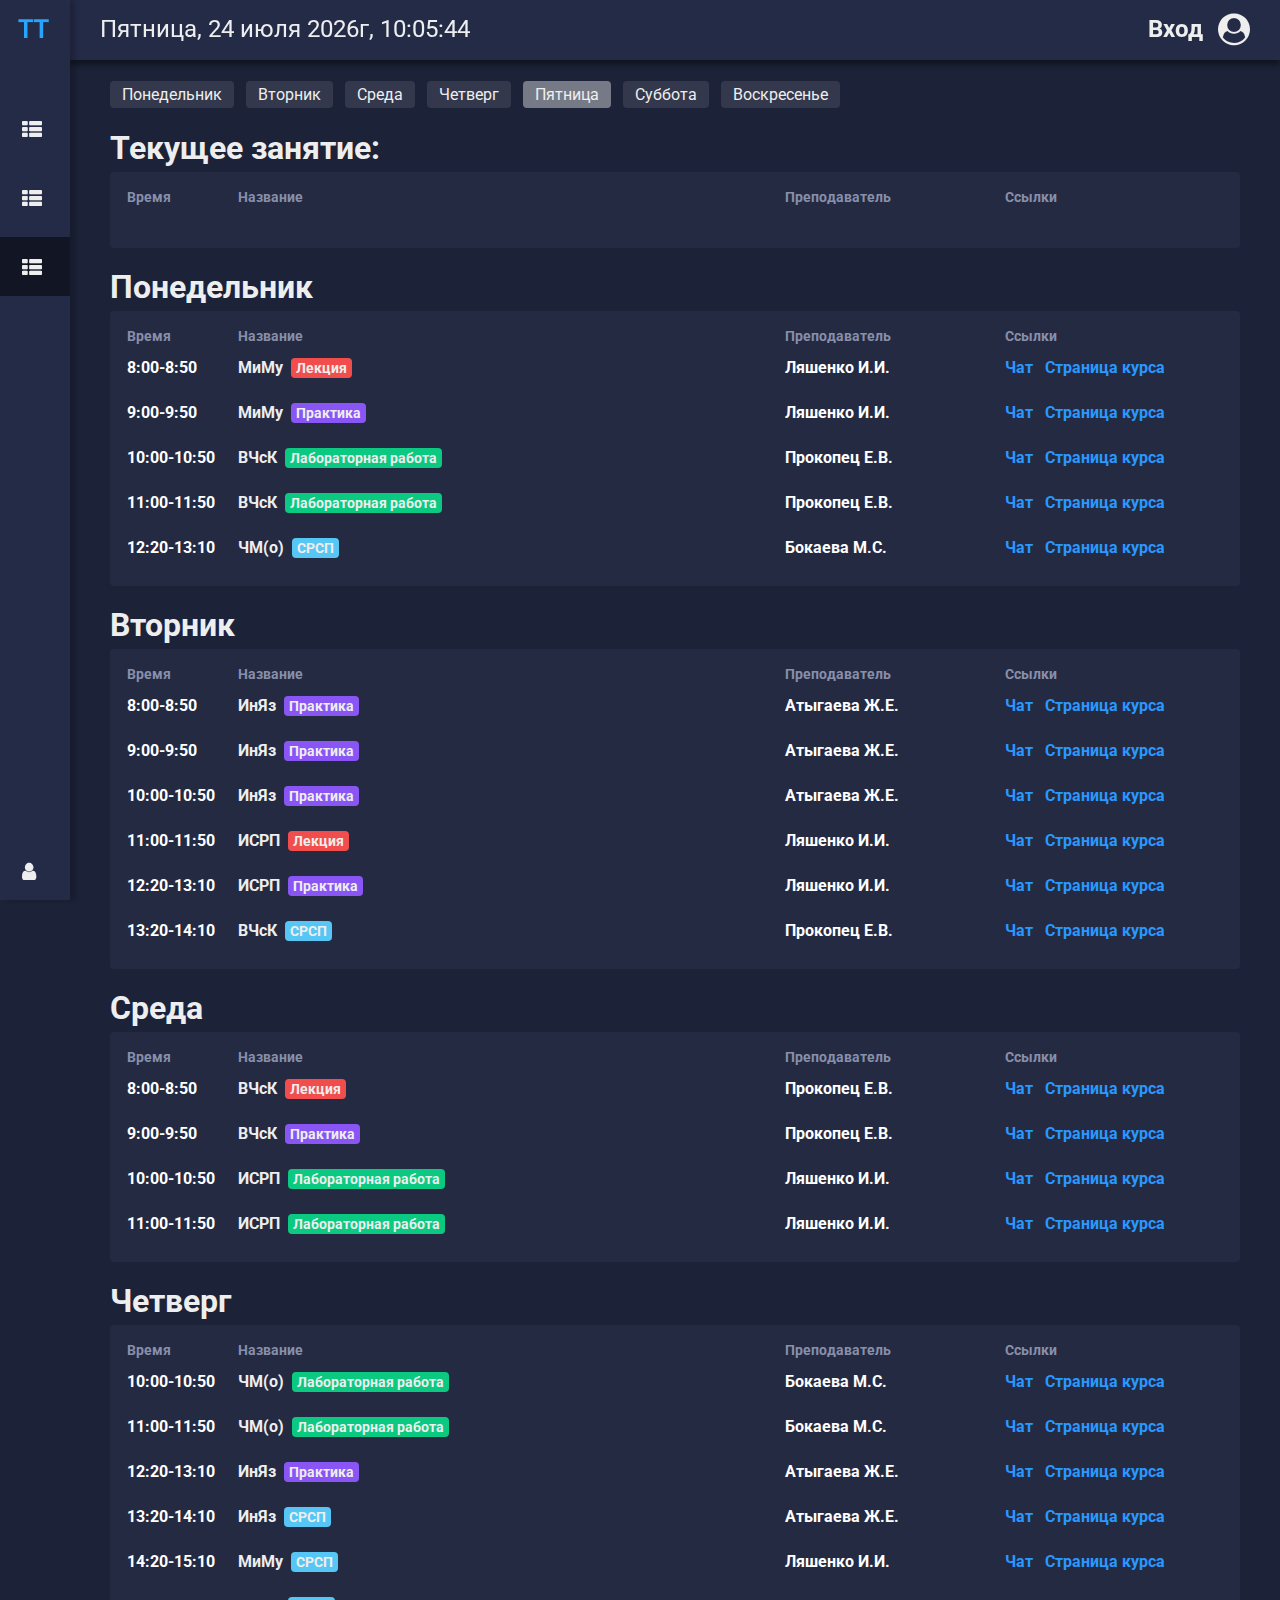
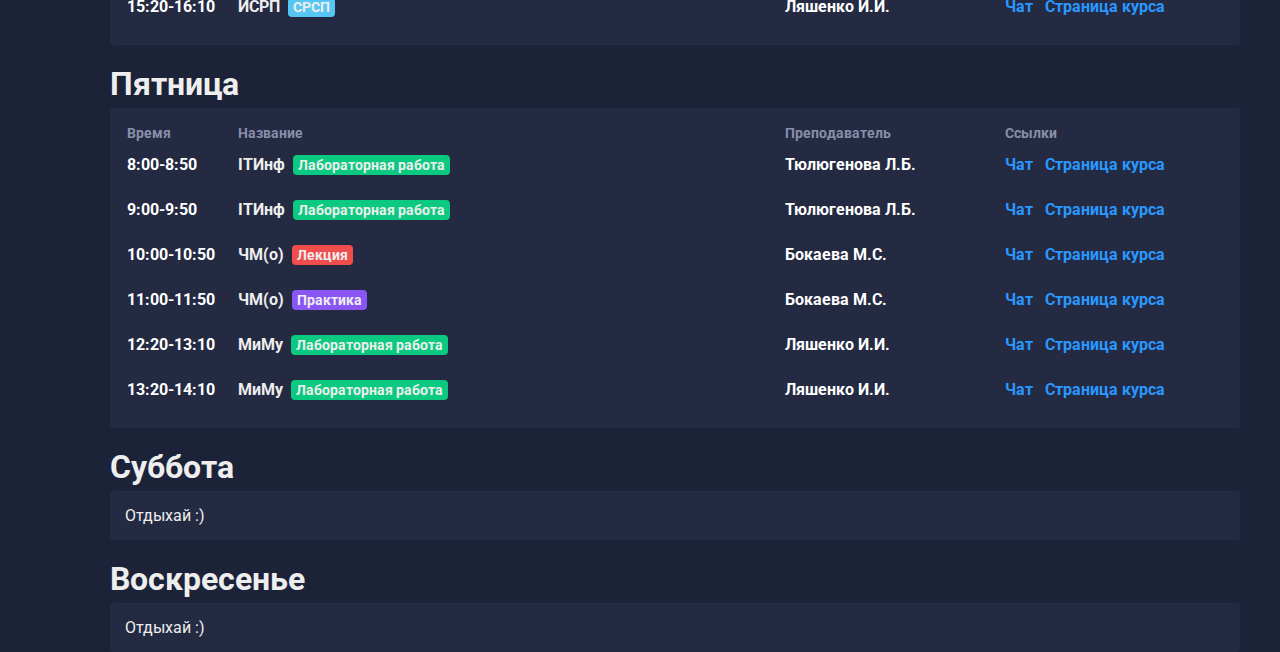
<file: is.html>
<!DOCTYPE html>
<html lang="en">
<head>
    <meta charset="UTF-8">
    <meta name="viewport" content="width=device-width, initial-scale=1.0">
    <title>ИС - Расписание занятий</title>
    <link rel="stylesheet" href="main.css">
    <link rel="stylesheet" href="css/font-awesome.min.css">
    <link rel="shortcut icon" href="favicon.ico">

</head>
<body>
    <div class="container">
        <div class="sidebar">
            <a id="logo-mob" href="/"><img src="ttsm.png" alt=""></a>
            <a id="logo" href="/"><img src="tt.png" alt=""></a>
            <ul class="middle-ul">
                <li><a href="/index.html" title="ВТиПО" ><i class="fa fa-th-list"></i><span class="disable-text">ВТиПО</span></a></li>
                <li><a href="/inu.html" title="ИнУ"><i class="fa fa-th-list"></i><span class="disable-text">ИнУ</span></a></li>
                <li><a href="/is.html" title="ИС" class="activepage"><i class="fa fa-th-list"></i><span class="disable-text">ИС</span></a></li>
            </ul>
            <ul class="bottom-ul">
                <li class="fleety"><a href="https://t.me/fleetyfox"><i class="fa fa-user"></i><span class="disable-text">by FleetyFox</span></a></li>
            </ul>
        </div>
        <div class="main-content">
            <div class="navbar">
                <ul class="navbar-ul">
                    <li><a href="/"><img src="ttsm.png" alt=""></a></li>
                    <li><a href="/index.html" >ВТиПО</a></li>
                    <li><a href="/inu.html" >ИнУ</a></li>
                    <li><a href="/is.html" class="activepage">ИС</a></li>
                </ul>
                <ul class="navbar-ul-left">
                    <li id="time"></li>
                </ul>
                <ul class="navbar-ul-right">
                    <li id="time"></li>
                    <li><a href="https://cdo.ineu.kz/login/index.php">Вход</a></li>
                    <li id="profile"><i class="fa fa-user-circle fa-lg"></i></li>
                </ul>
            </div>
                <div class="main-c">
                    <div class="wrap">
                        <ul class="dn">
                            <li><a id="day1js" href="#day1">Понедельник</a></li>
                            <li><a id="day2js" href="#day2">Вторник</a></li>
                            <li><a id="day3js" href="#day3">Среда</a></li>
                            <li><a id="day4js" href="#day4">Четверг</a></li>
                            <li><a id="day5js" href="#day5">Пятница</a></li>
                            <li><a id="day6js" href="#day6">Суббота</a></li>
                            <li><a id="day7js" href="#day7">Воскресенье</a></li>
                        </ul>
                    </div>
                    <div class="wrap">
                        <h1>Текущее занятие:</h1>
                        <div class="wrap-content">
                            <table>
                                <thead>
                                    <th>Время</th>
                                    <th>Название</th>
                                    <th>Преподаватель</th>
                                    <th>Ссылки</th>
                                </thead>
                                <tr>
                                    <td id="current-time"></td>
                                    <td id="current-name"></td>
                                    <td id="current-prep"></td>
                                    <td id="current-links"></td>
                                </tr>
                            </table>
                            <span id="zoom"></span>

                        </div>
                    </div>
                    <div id="day1" class="wrap">
                        <h1>Понедельник</h1>
                        <div class="wrap-content">
                            <table>
                                <thead>
                                    <th>Время</th>
                                    <th>Название</th>
                                    <th>Преподаватель</th>
                                    <th>Ссылки</th>
                                </thead>
                                <tr >
                                    <td>8:00-8:50</td>
                                    <td><span class="desktop-name">Модели и методы управления</span><span class="mobile-name">МиМу</span><span class="type lection">Лекция</span></td>
                                    <td>Ляшенко И.И.</td>
                                    <td>
                                        <a href="" onClick="window.open('https://cdo.ineu.kz/mod/chat/gui_ajax/index.php?id=1114', 'Chat', 'Width=800, Height=600')">Чат</a>
                                        <a href="https://cdo.ineu.kz/course/view.php?id=1144">Страница курса</a>
                                    </td>
                                </tr>
                                <tr>
                                    <td>9:00-9:50</td>
                                    <td><span class="desktop-name">Модели и методы управления</span><span class="mobile-name">МиМу</span><span class="type practice">Практика</span></td>
                                    <td>Ляшенко И.И.</td>
                                    <td>
                                        <a href="" onClick="window.open('https://cdo.ineu.kz/mod/chat/gui_ajax/index.php?id=1114', 'Chat', 'Width=800, Height=600')">Чат</a>
                                        <a href="https://cdo.ineu.kz/course/view.php?id=1144">Страница курса</a>
                                    </td>
                                </tr>
                                <tr>
                                    <td>10:00-10:50</td>
                                    <td><span class="desktop-name">Взаимодействие человека с компьютером</span><span class="mobile-name">ВЧсК</span><span class="type lab">Лабораторная работа</span></td>
                                    <td>Прокопец Е.В.</td>
                                    <td>
                                        <a href="" onClick="window.open('https://cdo.ineu.kz/mod/chat/gui_ajax/index.php?id=5574', 'Chat', 'Width=800, Height=600')">Чат</a>
                                        <a href="https://cdo.ineu.kz/course/view.php?id=5553">Страница курса</a>
                                    </td>
                                </tr>
                                <tr>
                                    <td>11:00-11:50</td>
                                    <td><span class="desktop-name">Взаимодействие человека с компьютером</span><span class="mobile-name">ВЧсК</span><span class="type lab">Лабораторная работа</span></td>
                                    <td>Прокопец Е.В.</td>
                                    <td>
                                        <a href="" onClick="window.open('https://cdo.ineu.kz/mod/chat/gui_ajax/index.php?id=5574', 'Chat', 'Width=800, Height=600')">Чат</a>
                                        <a href="https://cdo.ineu.kz/course/view.php?id=5553">Страница курса</a>
                                    </td>
                                </tr>
                                <tr>
                                    <td>12:20-13:10</td>
                                    <td><span class="desktop-name">Численные методы</span><span class="mobile-name">ЧМ(о)</span><span class="type srsp">СРСП</span></td>
                                    <td>Бокаева М.С.</td>
                                    <td>
                                        <a href="" onClick="window.open('https://cdo.ineu.kz/mod/chat/gui_ajax/index.php?id=1602', 'Chat', 'Width=800, Height=600')">Чат</a>
                                        <a href="https://cdo.ineu.kz/course/view.php?id=1621">Страница курса</a>
                                    </td>
                                </tr>
                            </table>
                        </div>
                    </div>
                    <div id="day2" class="wrap">
                        <h1>Вторник</h1>
                        <div class="wrap-content">
                            <table>
                                <thead>
                                    <th>Время</th>
                                    <th>Название</th>
                                    <th>Преподаватель</th>
                                    <th>Ссылки</th>
                                </thead>
                                <tr>
                                    <td>8:00-8:50</td>
                                    <td><span class="desktop-name">Иностранный язык(В1)</span><span class="mobile-name">ИнЯз</span><span class="type practice">Практика</span></td>
                                    <td>Атыгаева Ж.Е.</td>
                                    <td>
                                        <a href="" onClick="window.open('https://cdo.ineu.kz/mod/chat/gui_ajax/index.php?id=7475', 'Chat', 'Width=800, Height=600')">Чат</a>
                                        <a href="https://cdo.ineu.kz/course/view.php?id=7358">Страница курса</a>
                                    </td>
                                </tr>
                                <tr>
                                    <td>9:00-9:50</td>
                                    <td><span class="desktop-name">Иностранный язык(В1)</span><span class="mobile-name">ИнЯз</span><span class="type practice">Практика</span></td>
                                    <td>Атыгаева Ж.Е.</td>
                                    <td>
                                        <a href="" onClick="window.open('https://cdo.ineu.kz/mod/chat/gui_ajax/index.php?id=7475', 'Chat', 'Width=800, Height=600')">Чат</a>
                                        <a href="https://cdo.ineu.kz/course/view.php?id=7358">Страница курса</a>
                                    </td>
                                </tr>
                                <tr>
                                    <td>10:00-10:50</td>
                                    <td><span class="desktop-name">Иностранный язык(В1)</span><span class="mobile-name">ИнЯз</span><span class="type practice">Практика</span></td>
                                    <td>Атыгаева Ж.Е.</td>
                                    <td>
                                        <a href="" onClick="window.open('https://cdo.ineu.kz/mod/chat/gui_ajax/index.php?id=7475', 'Chat', 'Width=800, Height=600')">Чат</a>
                                        <a href="https://cdo.ineu.kz/course/view.php?id=7358">Страница курса</a>
                                    </td>
                                </tr>
                                <tr>
                                    <td>11:00-11:50</td>
                                    <td><span class="desktop-name">Инструментальные средства разработки программ</span><span class="mobile-name">ИСРП</span><span class="type lection">Лекция</span></td>
                                    <td>Ляшенко И.И.</td>
                                    <td>
                                        <a href="" onClick="window.open('https://cdo.ineu.kz/mod/chat/gui_ajax/index.php?id=2059', 'Chat', 'Width=800, Height=600')">Чат</a>
                                        <a href="https://cdo.ineu.kz/course/view.php?id=2062">Страница курса</a>
                                    </td>
                                </tr>
                                <tr>
                                    <td>12:20-13:10</td>
                                    <td><span class="desktop-name">Инструментальные средства разработки программ</span><span class="mobile-name">ИСРП</span><span class="type practice">Практика</span></td>
                                    <td>Ляшенко И.И.</td>
                                    <td>
                                        <a href="" onClick="window.open('https://cdo.ineu.kz/mod/chat/gui_ajax/index.php?id=2059', 'Chat', 'Width=800, Height=600')">Чат</a>
                                        <a href="https://cdo.ineu.kz/course/view.php?id=2062">Страница курса</a>
                                    </td>
                                </tr>
                                <tr>
                                    <td>13:20-14:10</td>
                                    <td><span class="desktop-name">Взаимодействие человека с компьютером</span><span class="mobile-name">ВЧсК</span><span class="type srsp">СРСП</span></td>
                                    <td>Прокопец Е.В.</td>
                                    <td>
                                        <a href="" onClick="window.open('https://cdo.ineu.kz/mod/chat/gui_ajax/index.php?id=5574', 'Chat', 'Width=800, Height=600')">Чат</a>
                                        <a href="https://cdo.ineu.kz/course/view.php?id=5553">Страница курса</a>
                                    </td>
                                </tr>
                            </table>
                        </div>
                    </div>
                    <div id="day3" class="wrap">
                        <h1>Среда</h1>
                        <div class="wrap-content">
                            <table>
                                <thead>
                                    <th>Время</th>
                                    <th>Название</th>
                                    <th>Преподаватель</th>
                                    <th>Ссылки</th>
                                </thead>
                                <tr>
                                    <td>8:00-8:50</td>
                                    <td><span class="desktop-name">Взаимодействие человека с компьютером</span><span class="mobile-name">ВЧсК</span><span class="type lection">Лекция</span></td>
                                    <td>Прокопец Е.В.</td>
                                    <td>
                                        <a href="" onClick="window.open('https://cdo.ineu.kz/mod/chat/gui_ajax/index.php?id=5574', 'Chat', 'Width=800, Height=600')">Чат</a>
                                        <a href="https://cdo.ineu.kz/course/view.php?id=5553">Страница курса</a>
                                    </td>
                                </tr>
                                <tr>
                                    <td>9:00-9:50</td>
                                    <td><span class="desktop-name">Взаимодействие человека с компьютером</span><span class="mobile-name">ВЧсК</span><span class="type practice">Практика</span></td>
                                    <td>Прокопец Е.В.</td>
                                    <td>
                                        <a href="" onClick="window.open('https://cdo.ineu.kz/mod/chat/gui_ajax/index.php?id=5574', 'Chat', 'Width=800, Height=600')">Чат</a>
                                        <a href="https://cdo.ineu.kz/course/view.php?id=5553">Страница курса</a>
                                    </td>
                                </tr>
                                <tr>
                                    <td>10:00-10:50</td>
                                    <td><span class="desktop-name">Инструментальные средства разработки программ</span><span class="mobile-name">ИСРП</span><span class="type lab">Лабораторная работа</span></td>
                                    <td>Ляшенко И.И.</td>
                                    <td>
                                        <a href="" onClick="window.open('https://cdo.ineu.kz/mod/chat/gui_ajax/index.php?id=2059', 'Chat', 'Width=800, Height=600')">Чат</a>
                                        <a href="https://cdo.ineu.kz/course/view.php?id=2062">Страница курса</a>
                                    </td>
                                </tr>
                                <tr>
                                    <td>11:00-11:50</td>
                                    <td><span class="desktop-name">Инструментальные средства разработки программ</span><span class="mobile-name">ИСРП</span><span class="type lab">Лабораторная работа</span></td>
                                    <td>Ляшенко И.И.</td>
                                    <td>
                                        <a href="" onClick="window.open('https://cdo.ineu.kz/mod/chat/gui_ajax/index.php?id=2059', 'Chat', 'Width=800, Height=600')">Чат</a>
                                        <a href="https://cdo.ineu.kz/course/view.php?id=2062">Страница курса</a>
                                    </td>
                                </tr>
                            </table>
                        </div>
                    </div>
                    <div id="day4" class="wrap">
                        <h1>Четверг</h1>
                        <div class="wrap-content">
                            <table>
                                <thead>
                                    <th>Время</th>
                                    <th>Название</th>
                                    <th>Преподаватель</th>
                                    <th>Ссылки</th>
                                </thead>
                                <tr>
                                    <td>10:00-10:50</td>
                                    <td><span class="desktop-name">Численные методы</span><span class="mobile-name">ЧМ(о)</span><span class="type lab">Лабораторная работа</span></td>
                                    <td>Бокаева М.С.</td>
                                    <td>
                                        <a href="" onClick="window.open('https://cdo.ineu.kz/mod/chat/gui_ajax/index.php?id=1602', 'Chat', 'Width=800, Height=600')">Чат</a>
                                        <a href="https://cdo.ineu.kz/course/view.php?id=1621">Страница курса</a>
                                    </td>
                                </tr>
                                <tr>
                                    <td>11:00-11:50</td>
                                    <td><span class="desktop-name">Численные методы</span><span class="mobile-name">ЧМ(о)</span><span class="type lab">Лабораторная работа</span></td>
                                    <td>Бокаева М.С.</td>
                                    <td>
                                        <a href="" onClick="window.open('https://cdo.ineu.kz/mod/chat/gui_ajax/index.php?id=1602', 'Chat', 'Width=800, Height=600')">Чат</a>
                                        <a href="https://cdo.ineu.kz/course/view.php?id=1621">Страница курса</a>
                                    </td>
                                </tr>
                                <tr>
                                    <td>12:20-13:10</td>
                                    <td><span class="desktop-name">Иностранный язык(В1)</span><span class="mobile-name">ИнЯз</span><span class="type practice">Практика</span></td>
                                    <td>Атыгаева Ж.Е.</td>
                                    <td>
                                        <a href="" onClick="window.open('https://cdo.ineu.kz/mod/chat/gui_ajax/index.php?id=7475', 'Chat', 'Width=800, Height=600')">Чат</a>
                                        <a href="https://cdo.ineu.kz/course/view.php?id=7358">Страница курса</a>
                                    </td>
                                </tr>
                                <tr>
                                    <td>13:20-14:10</td>
                                    <td><span class="desktop-name">Иностранный язык(В1)</span><span class="mobile-name">ИнЯз</span><span class="type srsp">СРСП</span></td>
                                    <td>Атыгаева Ж.Е.</td>
                                    <td>
                                        <a href="" onClick="window.open('https://cdo.ineu.kz/mod/chat/gui_ajax/index.php?id=7475', 'Chat', 'Width=800, Height=600')">Чат</a>
                                        <a href="https://cdo.ineu.kz/course/view.php?id=7358">Страница курса</a>
                                    </td>
                                </tr>
                                <tr>
                                    <td>14:20-15:10</td>
                                    <td><span class="desktop-name">Модели и методы управления</span><span class="mobile-name">МиМу</span><span class="type srsp">СРСП</span></td>
                                    <td>Ляшенко И.И.</td>
                                    <td>
                                        <a href="" onClick="window.open('https://cdo.ineu.kz/mod/chat/gui_ajax/index.php?id=1114', 'Chat', 'Width=800, Height=600')">Чат</a>
                                        <a href="https://cdo.ineu.kz/course/view.php?id=1144">Страница курса</a>
                                    </td>
                                </tr>
                                <tr>
                                    <td>15:20-16:10</td>
                                    <td><span class="desktop-name">Инструментальные средства разработки программ</span><span class="mobile-name">ИСРП</span><span class="type srsp">СРСП</span></td>
                                    <td>Ляшенко И.И.</td>
                                    <td>
                                        <a href="" onClick="window.open('https://cdo.ineu.kz/mod/chat/gui_ajax/index.php?id=2059', 'Chat', 'Width=800, Height=600')">Чат</a>
                                        <a href="https://cdo.ineu.kz/course/view.php?id=2062">Страница курса</a>
                                    </td>
                                </tr>
                            </table>
                        </div>
                    </div>
                    <div id="day5" class="wrap">
                        <h1>Пятница</h1>
                        <div class="wrap-content">
                            <table>
                                <thead>
                                    <th>Время</th>
                                    <th>Название</th>
                                    <th>Преподаватель</th>
                                    <th>Ссылки</th>
                                </thead>
                                <tr>
                                    <td>8:00-8:50</td>
                                    <td><span class="desktop-name">IT-инфраструктура</span><span class="mobile-name">ITИнф</span><span class="type lab">Лабораторная работа</span></td>
                                    <td>Тюлюгенова Л.Б.</td>
                                    <td>
                                        <a href="" onClick="window.open('https://cdo.ineu.kz/mod/chat/gui_ajax/index.php?id=5549', 'Chat', 'Width=800, Height=600')">Чат</a>
                                        <a href="https://cdo.ineu.kz/course/view.php?id=5527">Страница курса</a>
                                    </td>
                                </tr>
                                <tr>
                                    <td>9:00-9:50</td>
                                    <td><span class="desktop-name">IT-инфраструктура</span><span class="mobile-name">ITИнф</span><span class="type lab">Лабораторная работа</span></td>
                                    <td>Тюлюгенова Л.Б.</td>
                                    <td>
                                        <a href="" onClick="window.open('https://cdo.ineu.kz/mod/chat/gui_ajax/index.php?id=5549', 'Chat', 'Width=800, Height=600')">Чат</a>
                                        <a href="https://cdo.ineu.kz/course/view.php?id=5527">Страница курса</a>
                                    </td>
                                </tr>
                                <tr>
                                    <td>10:00-10:50</td>
                                    <td><span class="desktop-name">Численные методы</span><span class="mobile-name">ЧМ(о)</span><span class="type lection">Лекция</span></td>
                                    <td>Бокаева М.С.</td>
                                    <td>
                                        <a href="" onClick="window.open('https://cdo.ineu.kz/mod/chat/gui_ajax/index.php?id=1602', 'Chat', 'Width=800, Height=600')">Чат</a>
                                        <a href="https://cdo.ineu.kz/course/view.php?id=1621">Страница курса</a>
                                    </td>
                                </tr>
                                <tr>
                                    <td>11:00-11:50</td>
                                    <td><span class="desktop-name">Численные методы</span><span class="mobile-name">ЧМ(о)</span><span class="type practice">Практика</span></td>
                                    <td>Бокаева М.С.</td>
                                    <td>
                                        <a href="" onClick="window.open('https://cdo.ineu.kz/mod/chat/gui_ajax/index.php?id=1602', 'Chat', 'Width=800, Height=600')">Чат</a>
                                        <a href="https://cdo.ineu.kz/course/view.php?id=1621">Страница курса</a>
                                    </td>
                                </tr>
                                <tr>
                                    <td>12:20-13:10</td>
                                    <td><span class="desktop-name">Модели и методы управления</span><span class="mobile-name">МиМу</span><span class="type lab">Лабораторная работа</span></td>
                                    <td>Ляшенко И.И.</td>
                                    <td>
                                        <a href="" onClick="window.open('https://cdo.ineu.kz/mod/chat/gui_ajax/index.php?id=1114', 'Chat', 'Width=800, Height=600')">Чат</a>
                                        <a href="https://cdo.ineu.kz/course/view.php?id=1144">Страница курса</a>
                                    </td>
                                </tr>
                                <tr>
                                    <td>13:20-14:10</td>
                                    <td><span class="desktop-name">Модели и методы управления</span><span class="mobile-name">МиМу</span><span class="type lab">Лабораторная работа</span></td>
                                    <td>Ляшенко И.И.</td>
                                    <td>
                                        <a href="" onClick="window.open('https://cdo.ineu.kz/mod/chat/gui_ajax/index.php?id=1114', 'Chat', 'Width=800, Height=600')">Чат</a>
                                        <a href="https://cdo.ineu.kz/course/view.php?id=1144">Страница курса</a>
                                    </td>
                                </tr>
                            </table>
                        </div>
                    </div>
                    <div id="day6" class="wrap">
                        <h1>Суббота</h1>
                        <div class="wrap-content">
                            <p>Отдыхай :)</p>
                        </div>
                    </div>
                    <div id="day7" class="wrap">
                        <h1>Воскресенье</h1>
                        <div class="wrap-content">
                            <p>Отдыхай :)</p>
                        </div>
                    </div>
                </div>
            </div>
        </div>
    </div>
     <script src="main_script.js"></script>
</body>
</html>
</file>
<file: main.css>
@import url('https://fonts.googleapis.com/css2?family=Roboto&display=swap');

* {
    margin: 0;
    padding: 0;
    list-style: none;
    text-decoration: none;
    color: #EEE;
    font-family: 'Roboto', sans-serif;
    transition: 100ms;
}

body {
    background: #1C2238;
}

.container {
    display: flex;
    height: 100vh;

}

/* SIDEBAR */
.sidebar {
    position: fixed;
    display: flex;
    flex-direction: column;
    background: #242B47;
    height: 100%;
    font-size: 24px;
    font-weight: bold;
    min-width: 220px;
    z-index: 1;
    box-shadow: 5px 0px 5px 0px rgba(0, 0, 0, .2);
}


.sidebar i {
    font-size: 20px;
    margin-right: 16px;
}

.sidebar ul {
    margin-top: 30px;
}

.sidebar li {
    margin-top: 10px;
}

.sidebar a {
    display: block;
    padding: 16px 40px 15px 22px;
    transition: .2s;
}

.sidebar>ul a:hover {
    background: rgba(0, 0, 0, .2);
    transition: .2s;
}

.middle-ul {
    flex-grow: 1;
    flex-shrink: 0;
    flex-basis: auto;
}

.bottom-ul {
    flex-grow: 0;
    flex-shrink: 0;
    flex-basis: auto;
}

.fleety:hover span {
    color: #2998FF;
}
.fleety:hover i {
    color: #2998FF;
}
#logo-mob {
    display: none;
}

/* SIDEBAR END  */

.main-content {
    margin-left: 220px;
    position: relative;
    width: 100%;
    align-self: flex-start;
}

.navbar {
    position: sticky;
    display: flex;
    top: 0;
    width: 100%;
    height: 60px;
    background: #242B47;
    box-shadow: 0px 5px 5px 0px rgba(0, 0, 0, .4);
}

.navbar-ul {
    padding: 15px;
    flex-grow: 0;
    font-size: 24px;
    display: inline-flex;
}
.navbar-ul-left {
    padding: 15px 0;
    flex-grow: 1;
    font-size: 24px;
    display: inline-flex;
}

.navbar-ul li {
    display: none;
    margin-right: 8px;
    font-weight: bold;
    padding: 0 3px;
}
.navbar-ul a {
padding: 2px;
border-radius: 4px;
}
.navbar-ul>li a:hover {
    color: #2998FF;

}
.activepage{
    background: rgba(0,0,0,.5);
}
.navbar-ul-right {
    display: flex;
    font-size: 24px;
    padding: 15px;
}

.navbar-ul-right li {
    margin-right: 15px;
}

.navbar-ul-right a {
    font-weight: bold;
}
.navbar-ul-right a:hover{
    color: #2998FF;
}

.zoom{
    display: block;
    text-align: center;
    background: rgba(0,0,0,.2);
    color: #2998FF;
    font-weight: bold;
    padding: 4px;
    border-radius: 4px;
}
.main-c {
    margin: 0 40px;
}
.dn{
    white-space: nowrap;
    overflow-y: scroll;
    vertical-align: middle;
    padding: 5px 0;
    -ms-overflow-style: none;
    /* IE 10+ */
    scrollbar-width: none;
    /* Firefox */
}
.dn::-webkit-scrollbar {
    /* chrome based */
    width: 0px;
    background: transparent;
}
.dn li{
    display: inline;
    margin-right:8px;

}
.dn a{
    background: rgb(255,255,255,.1);
    padding: 4px 12px;
    border-radius: 4px;
}

#day1:before, #day2:before, #day3:before, #day4:before, #day5:before, #day6:before, #day7:before
{
    display: block;
    content: "";
    height: 55px;
    margin: -55px 0 0;
}
.wrap {
    margin-top: 20px;
}

.wrap-content {
    background: #242a42;
    margin-top: 5px;
    padding: 15px;
    border-radius: 4px;
}

.active {
    background: rgba(0, 0, 0, .5);
}

.mobile-name {
    display: none;
}

.lection {
    background: #f14d4d;
}

.practice {
    background: #8956F5;
}

.lab {
    background: #0bc980;
}

.srsp {
    background: #56C6F5;
}

.type {
    padding: 2px 5px;
    border-radius: 4px;
    margin-left: 8px;
    font-size: 14px;
    font-weight: bold;
}

table {
    width: 100%;
    text-align: left;
    box-sizing: border-box;
}

th {
    font-size: 14px;
    color: #888FAA;
}

tr {
    padding: 15px;
}

td {
    padding: 12px 0;
    color: #FFF;
    font-weight: bold;
    white-space: nowrap;
}

td a {
    color: #2998FF;
    margin-right: 8px;
}


h3{
    text-align: center;
}


table td:nth-of-type(1) {
    width: 10%;
}

table td:nth-of-type(2) {
    width: 50%;
    ;
}

table td:nth-of-type(3) {
    width: 20%;
}

table td:nth-of-type(4) {
    width: 25%;
}

@media only screen and (max-width : 1480px) {
    .sidebar {
        width: 70px;
        min-width: 50px;
    }

    .main-content {
        margin-left: 70px;
    }

    #logo {
        display: none;
    }

    #logo-mob {
        padding: 16px 40px 15px 18px;
        display: block;
    }

    .disable-text {
        display: none;
    }

    .sidebar p {
        display: none;
    }

    .mobile-name {
        display: inline;
    }

    .desktop-name {
        display: none;
    }
    td {
        padding-right: 5px;
    }

}

@media only screen and (max-width : 900px) {
    .sidebar {
        display: none;
    }

    .navbar-ul li {
        display: list-item;
    }

    .main-content {
        font-size: 14px;
        margin-left: 0px;
        width: 100%;
    }

    .lab {
        white-space: nowrap;
    }

    td {
        padding-right: 5px;
    }

    th {
        font-size: 10px;
    }

    table td:nth-of-type(4) {
        display: none;
    }

    table th:nth-of-type(4) {
        display: none;
    }

    .type {
        font-size: 8px;
    }

    #logo {
        display: none;
    }

    #logo-mob {
        padding: 16px 40px 15px 18px;
        display: block;
    }

    .disable-text {
        display: none;
    }

    .sidebar p {
        display: none;
    }

    .mobile-name {
        display: inline;
    }

    .desktop-name {
        display: none;
    }
    .main-c {
    margin: 0 5px;
    }
    #profile{
        display: none;
    }
    #time{
        display: none;
    }
}
</file>
